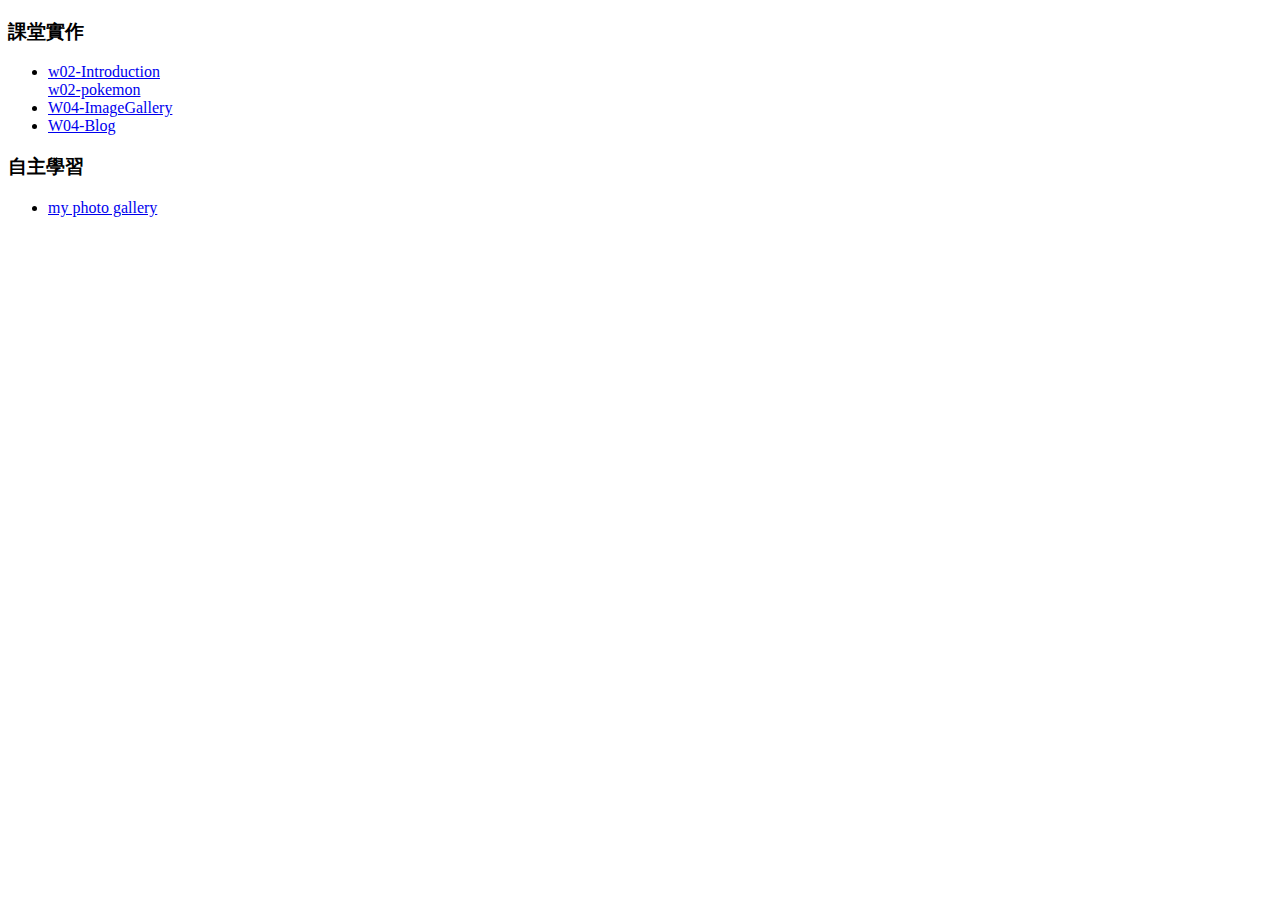
<file: index.html>
<!DOCTYPE html>
<html lang="en">
  <head>
    <meta charset="UTF-8" />
    <meta http-equiv="X-UA-Compatible" content="IE=edge" />
    <meta name="viewport" content="width=device-width, initial-scale=1.0" />
    <title>110-1 Class Demo</title>
  </head>
  <body>
    <div>
      <h3>課堂實作</h3>
      <ul>
        <li>
          <a href="./w02/intro.html">w02-Introduction</a>
        </li>
        <il>
          <a href="./w02/pokemon.html">w02-pokemon</a>
        </il>
        
        <li>
          <a href="./w04/imageGallery.html">W04-ImageGallery</a>
        </li>
        <li>
          <a href="./w04/blog.html">W04-Blog</a>
        </li>
      </ul>
    </div>
    <div>
      <h3>自主學習</h3>
      <ul>
          <li>
              <a href="./w04-my photo gallery/My photo gallery.html">my photo gallery</a>
          </li>
      </ul>
  </div>
  </body>
</html>
</file>
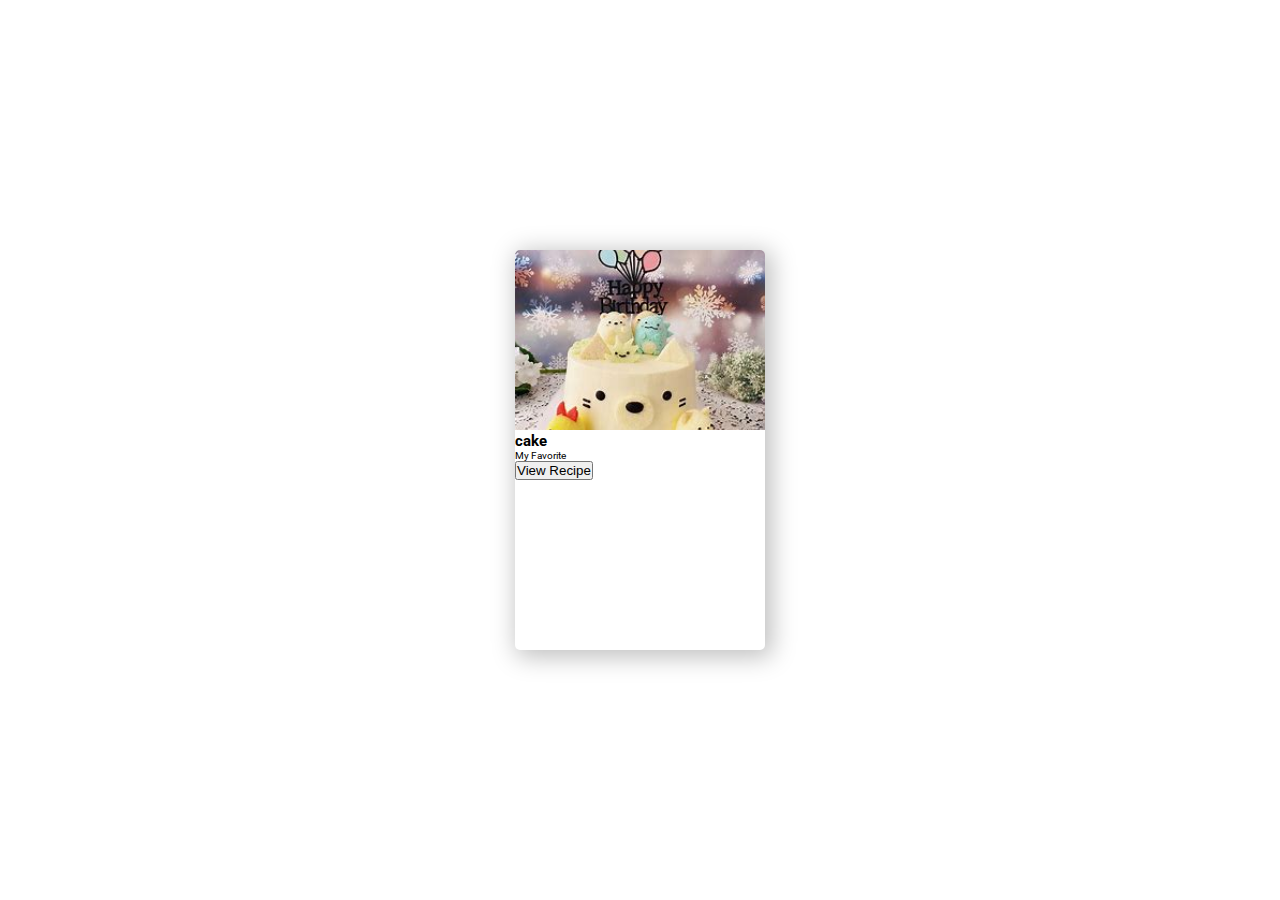
<file: w04/index.html>
<!DOCTYPE html>
<html lang="en">
<head>
    <meta charset="UTF-8">
    <meta http-equiv="X-UA-Compatible" content="IE=edge">
    <meta name="viewport" content="width=device-width, initial-scale=1.0">
    <link rel="stylesheet" href="./style.css">
    <title>Card Practice 210410485</title>
</head>
<body>
    <div class="card__container">
        <div class="card">
            <img src="./image/caake.jpg" alt="" class="card__image">
            <div class="card__detail">
                <h2 class="card__title">cake</h2>
                <p class="card__description">
                    
                My Favorite
                </p>
                <button class="card__button">View Recipe</button>
            </div>
        </div>
    </div>
</body>
</html>
</file>
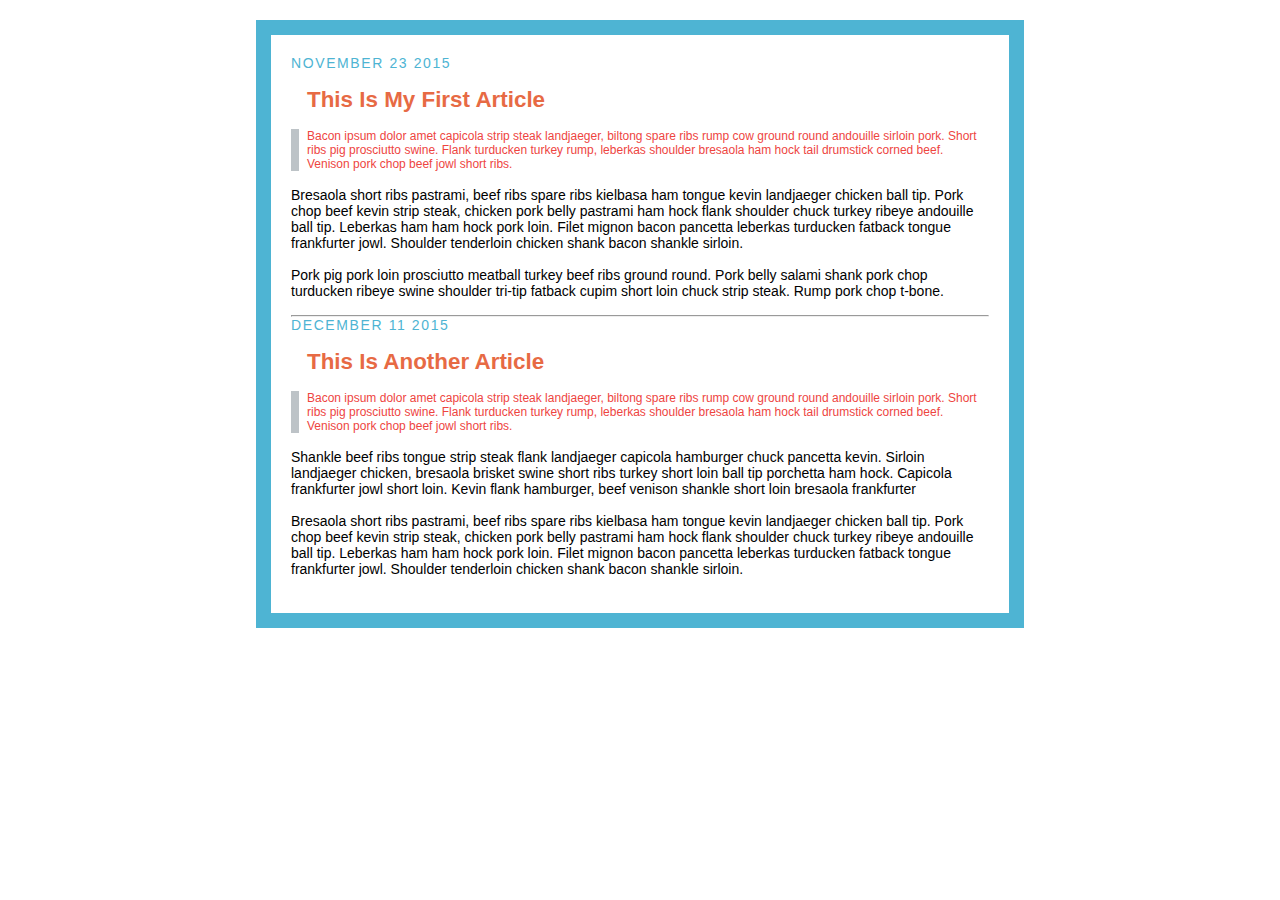
<file: w04/blog.html>
<!DOCTYPE html>
<html>
<head>
    <meta charset="UTF-8">
    <meta http-equiv="X-UA-Compatible" content="IE=edge">
    <meta name="viewport" content="width=device-width, initial-scale=1.0">
	<title>My Blog</title>
    <style>
        *{
            margin: 0;
            padding: 0;
            box-sizing: border-box;
        }

        body{
            border: 15px solid #4eb4d3;
            margin: 20px auto;
            padding: 20px;
            width: 60%;
            font-family: Verdana, Geneva, Tahoma, sans-serif;
            font-size: 14px;
        }

        .date {
            color: #4eb4d3;
            text-transform: uppercase;
            letter-spacing: 0.1rem;
            padding: 20px o;
        }

        .post h2{
            color: #e76a44;
            font-size: 1.4rem;
            font-weight: bold;
            font-family: Verdana, Geneva, Tahoma, sans-serif;
            padding: 1rem;
        }

        .post .quote {
            color: #ee453f;
            font-size: 12PX;
            border-left: 8px solid #bdc3c7;
            padding-left: 0.5rem;
        }

        .post-info {
            margin-top: 1rem;

        }

        .post {
            margin-bottom: 1rem;
        }
    </style>
</head>
<body>

<link href='http://fonts.googleapis.com/css?family=Source+Sans+Pro:400,700,400italic|Source+Code+Pro:400,700' rel='stylesheet' type='text/css'>

<div class="post">
	 
	<div class="date">November 23 2015</div>
	<h2>This Is My First Article</h2>

	<p class="quote">
	Bacon ipsum dolor amet capicola strip steak landjaeger, biltong spare ribs rump cow ground round andouille sirloin pork. Short ribs pig prosciutto swine. Flank turducken turkey rump, leberkas shoulder bresaola ham hock tail drumstick corned beef. Venison pork chop beef jowl short ribs.
	</p>

	<p class="post-info">Bresaola short ribs pastrami, beef ribs spare ribs kielbasa ham tongue kevin landjaeger chicken ball tip. Pork chop beef kevin strip steak, chicken pork belly pastrami ham hock flank shoulder chuck turkey ribeye andouille ball tip. Leberkas ham ham hock pork loin. Filet mignon bacon pancetta leberkas turducken fatback tongue frankfurter jowl. Shoulder tenderloin chicken shank bacon shankle sirloin.</p>

	<p class="post-info">Pork pig pork loin prosciutto meatball turkey beef ribs ground round. Pork belly salami shank pork chop turducken ribeye swine shoulder tri-tip fatback cupim short loin chuck strip steak. Rump pork chop t-bone.</p>
	
</div>

<!-- <hr> -->
<hr>

<div class="post">
	<div class="date">December 11 2015</div>
	<h2>This Is Another Article</h2>

	<p class="quote">
	Bacon ipsum dolor amet capicola strip steak landjaeger, biltong spare ribs rump cow ground round andouille sirloin pork. Short ribs pig prosciutto swine. Flank turducken turkey rump, leberkas shoulder bresaola ham hock tail drumstick corned beef. Venison pork chop beef jowl short ribs.
	</p>

	<p class="post-info">Shankle beef ribs tongue strip steak flank landjaeger capicola hamburger chuck pancetta kevin. Sirloin landjaeger chicken, bresaola brisket swine short ribs turkey short loin ball tip porchetta ham hock. Capicola frankfurter jowl short loin. Kevin flank hamburger, beef venison shankle short loin bresaola frankfurter</p>

	<p class="post-info">Bresaola short ribs pastrami, beef ribs spare ribs kielbasa ham tongue kevin landjaeger chicken ball tip. Pork chop beef kevin strip steak, chicken pork belly pastrami ham hock flank shoulder chuck turkey ribeye andouille ball tip. Leberkas ham ham hock pork loin. Filet mignon bacon pancetta leberkas turducken fatback tongue frankfurter jowl. Shoulder tenderloin chicken shank bacon shankle sirloin.</p>
</div>

</body>
</html>
</file>
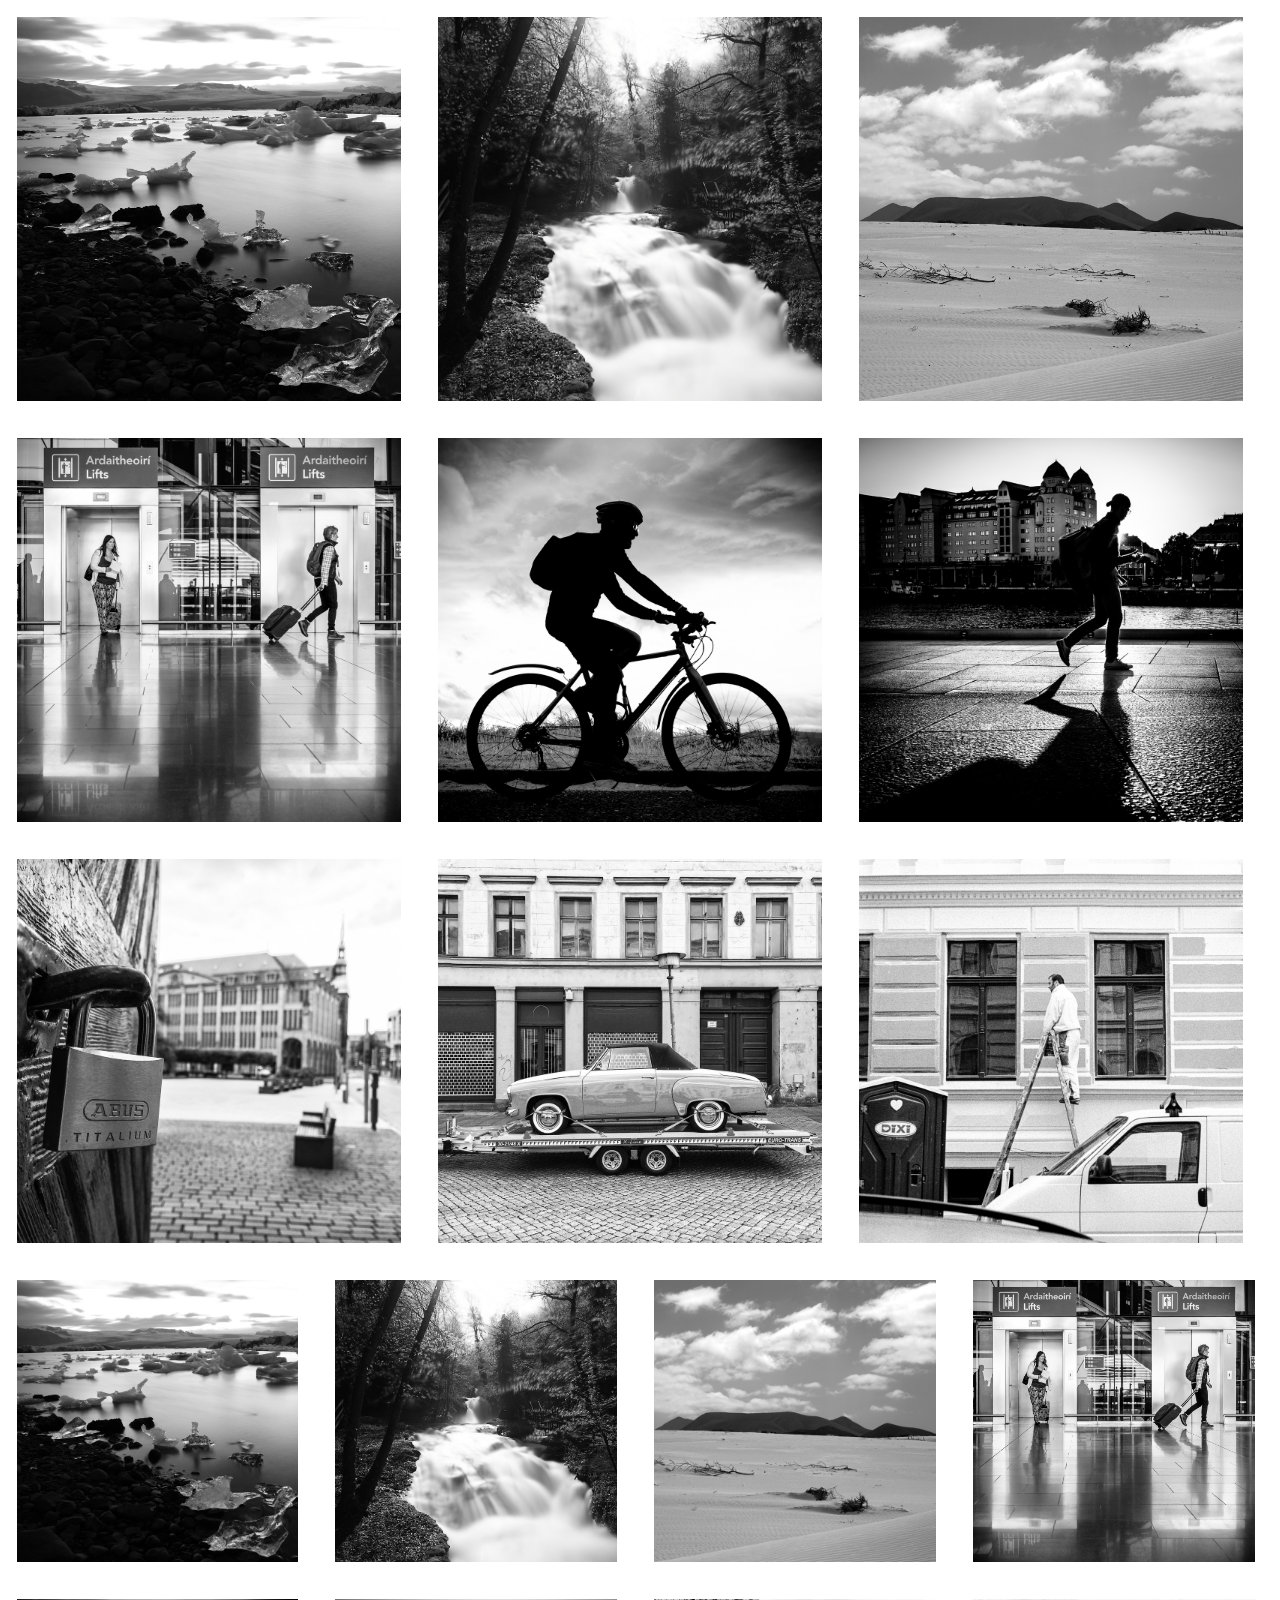
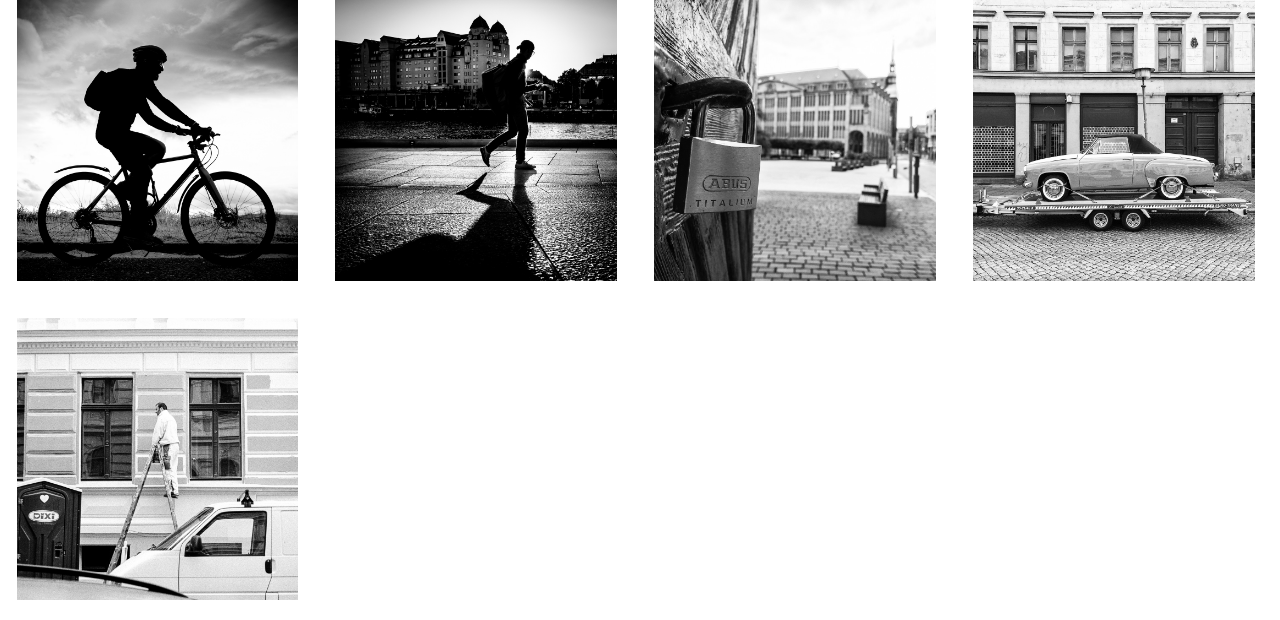
<file: w04/imageGallery.html>
<!DOCTYPE html>
<html lang="en">
<head>
    <meta charset="UTF-8">
    <meta http-equiv="X-UA-Compatible" content="IE=edge">
    <meta name="viewport" content="width=device-width, initial-scale=1.0">
    <title>Image Gallery</title>
    <link rel="stylesheet" href="./imageGallery.css">
</head>
<body>
    <div class="line3">
        <img src="./image/img1.jpeg" alt="" />
        <img src="./image/img2.jpeg" alt="" />
        <img src="./image/img3.jpeg" alt="" />
        <img src="./image/img4.jpeg" alt="" />
        <img src="./image/img5.jpeg" alt="" />
        <img src="./image/img6.jpeg" alt="" />
        <img src="./image/img7.jpeg" alt="" />
        <img src="./image/img8.jpeg" alt="" />
        <img src="./image/img9.jpeg" alt="" />
    </div>

    <div class="line4">
        <img src="./image/img1.jpeg" alt="" />
        <img src="./image/img2.jpeg" alt="" />
        <img src="./image/img3.jpeg" alt="" />
        <img src="./image/img4.jpeg" alt="" />
        <img src="./image/img5.jpeg" alt="" />
        <img src="./image/img6.jpeg" alt="" />
        <img src="./image/img7.jpeg" alt="" />
        <img src="./image/img8.jpeg" alt="" />
        <img src="./image/img9.jpeg" alt="" />
    </div>
</body>

</html>
</file>
<file: w04/style.css>
@import url('https://fonts.googleapis.com/css2?family=Roboto:ital,wght@0,100;0,300;0,400;0,500;0,700;0,900;1,100;1,300;1,400;1,500;1,700;1,900&display=swap');

* {
  margin: 0;
  padding: 0;
  box-sizing: border-box;
}

body,
html {
  font-size: 10px;
  font-family: 'Roboto', sans-serif;
  height: 100%;
}

.card__container {
  width: 90%;
  margin: auto;
  height: 100%;
}

.card {
  width: 25rem;
  height: 40rem;
  background: white;
  box-shadow: 4px 4px 24px 3px rgba(0, 0, 0, 0.25);
  position: relative;
  left: 50%;
  top: 50%;
  margin-left: -12.5rem;
  margin-top: -20rem;
  border-radius: 5px;
  overflow: hidden;
}

.card__image {
  width: 100%;
  height: 18rem;
  object-fit: cover;
}
</file>
<file: w04/imageGallery.css>
* {
    margin: 0;
    padding: 0;
    box-sizing: border-box;
  }
  
  .line3 img {
    width: 30%;
    height: 50%;
    margin: 1.3%;
  }

  .line4 img {
    width: 22%;
    height: 50%;
    margin: 1.3%;
  }
</file>
